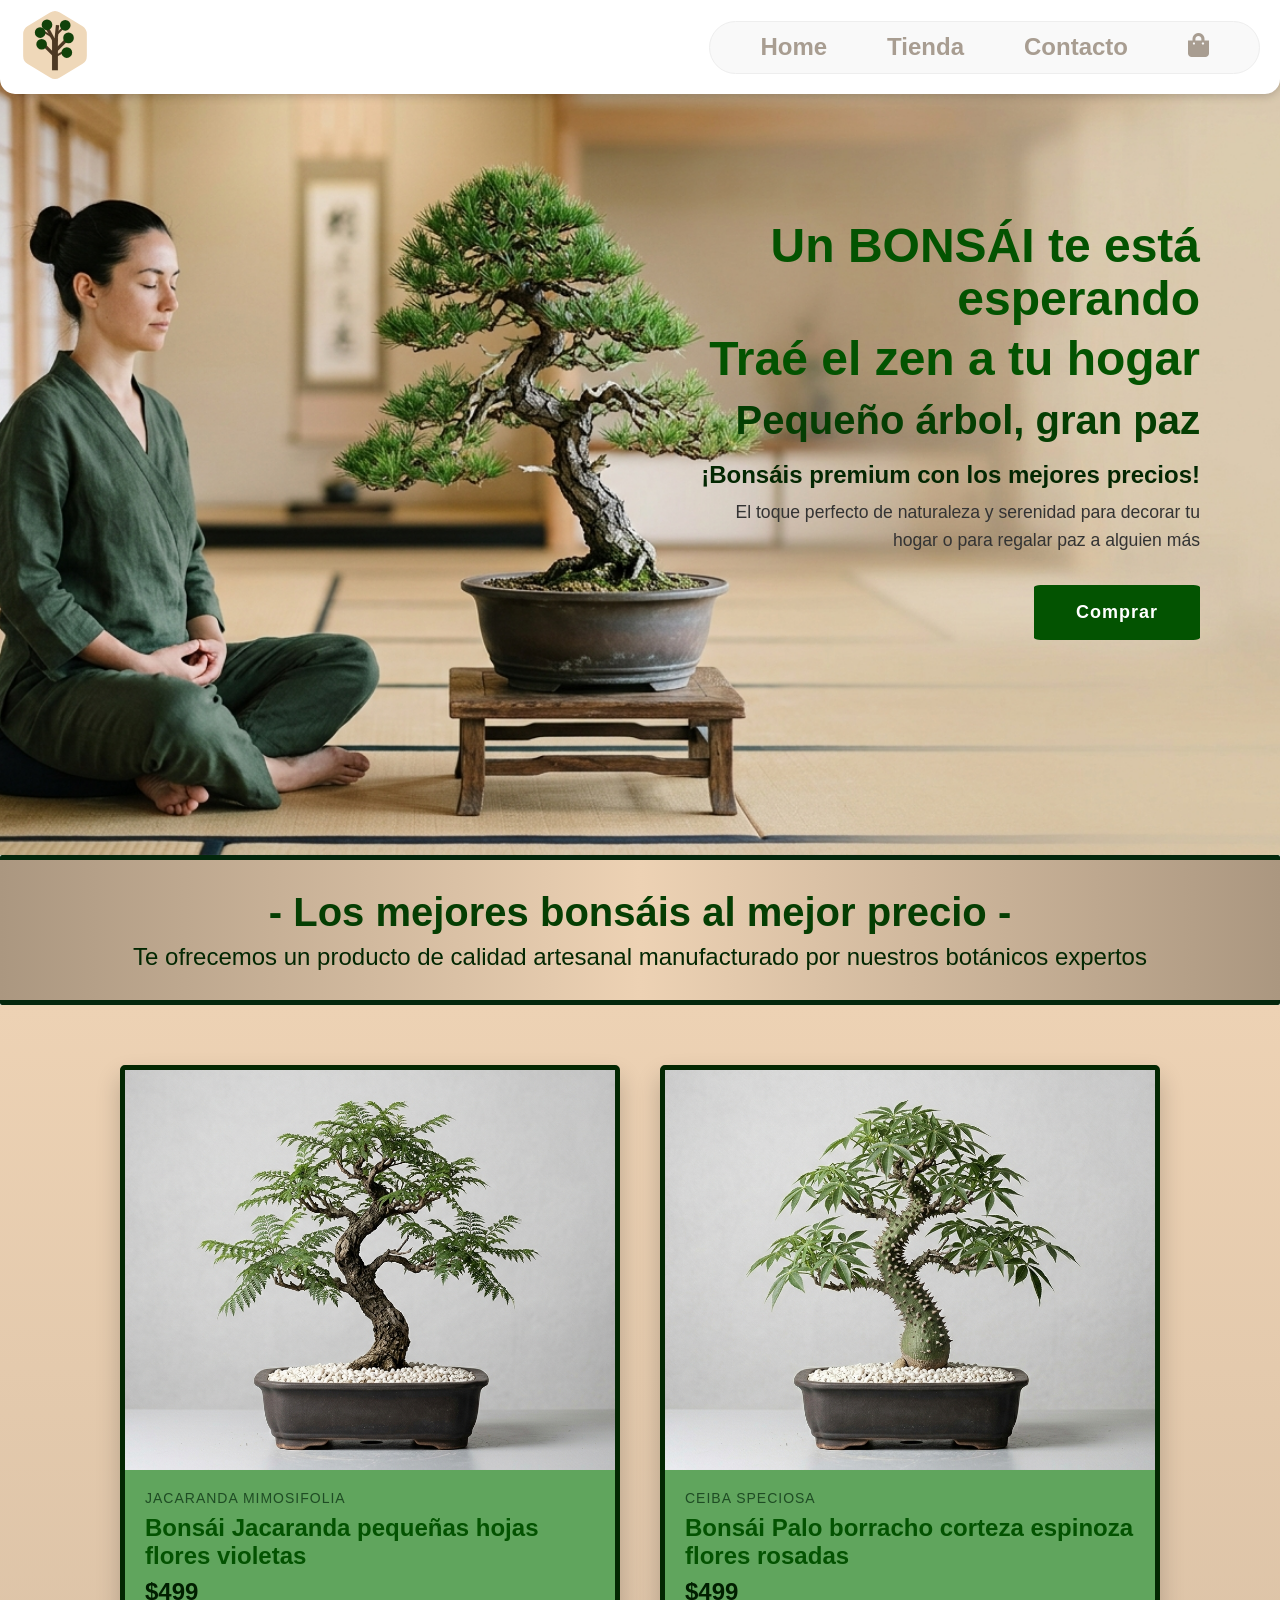
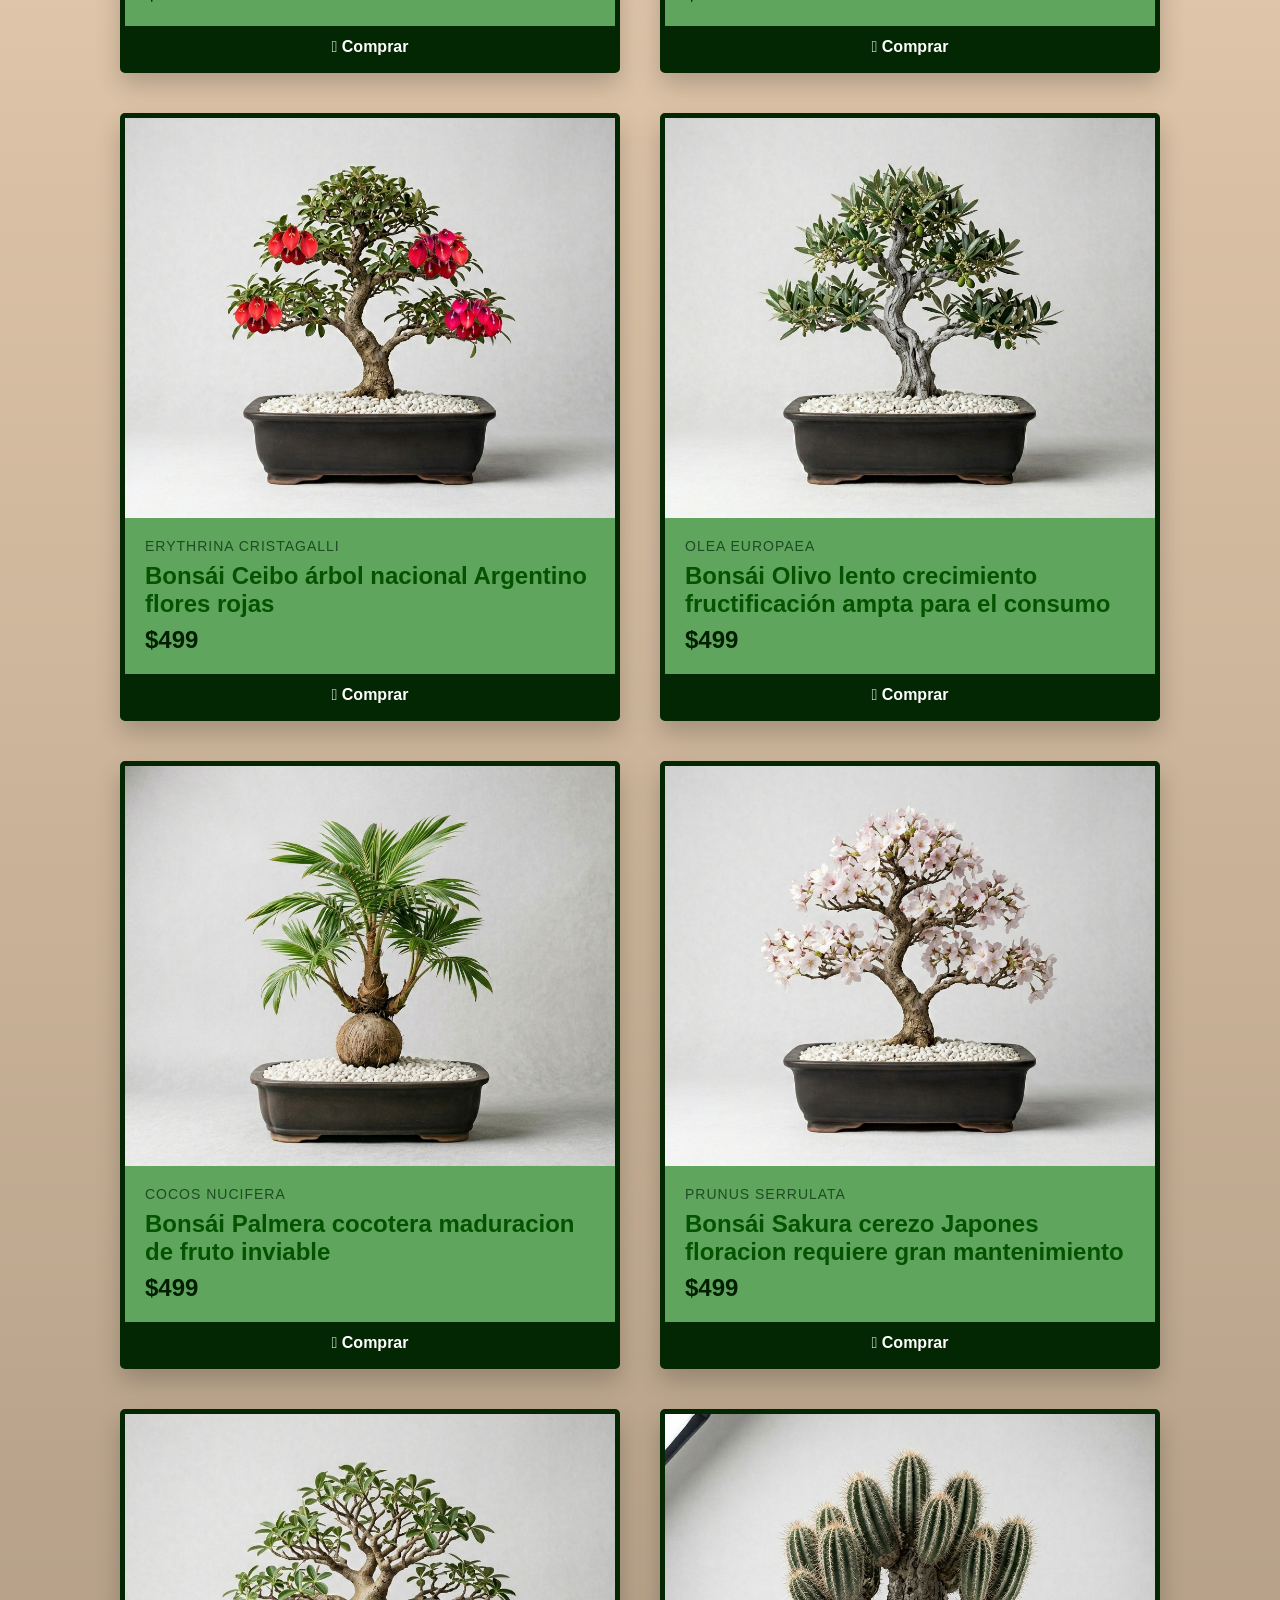
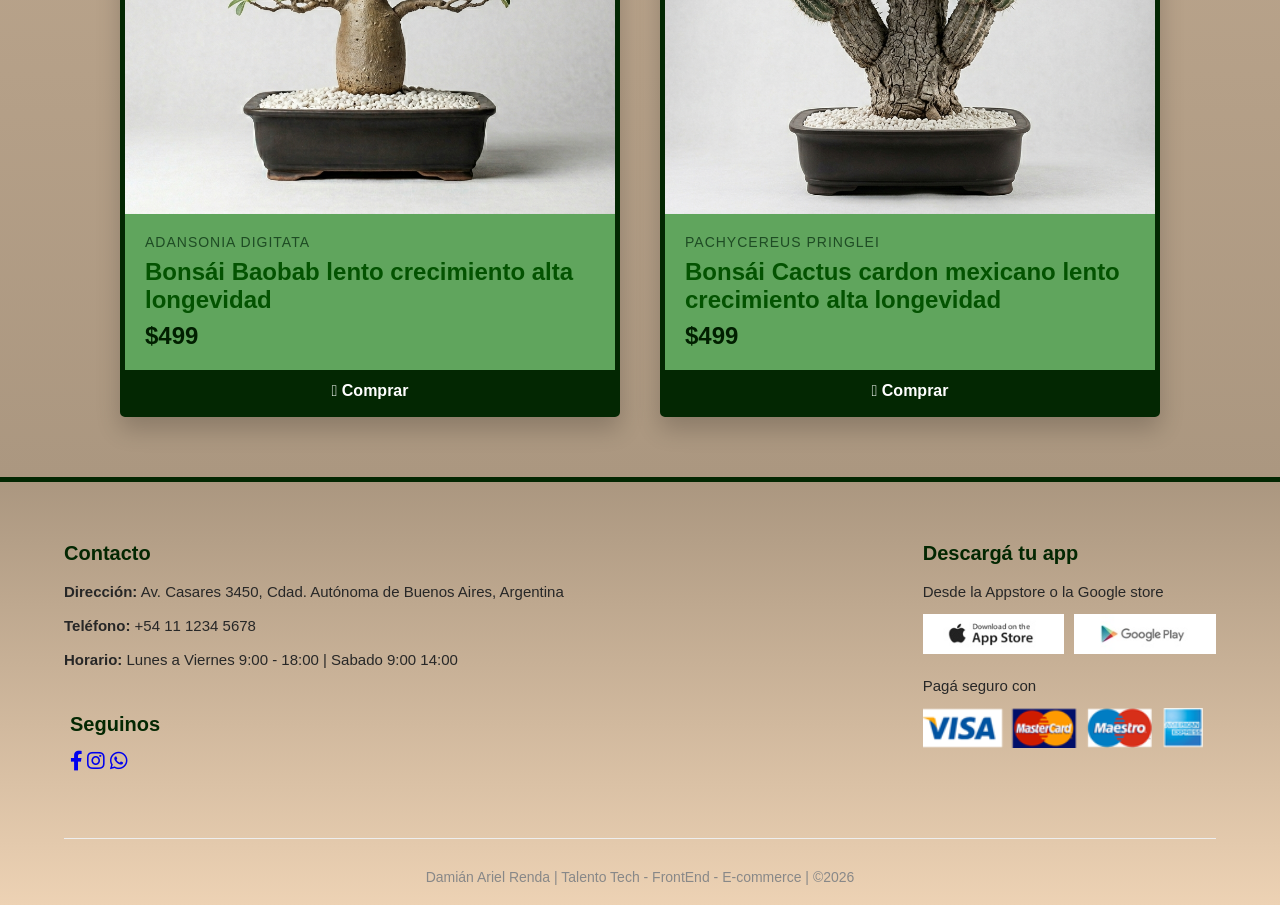
<file: index.html>
<!DOCTYPE html>
<html lang="es">
<head>
    <meta charset="UTF-8">
    <meta name="viewport" content="width=device-width, initial-scale=1.0">
    <title>Proyecto Front-End e-commerce</title>
    <link rel="stylesheet" href="style.css">
    <link rel="stylesheet" href="https://pro.fontawesome.com/releases/v5.10.0/css/all.css">
    <script src="script.js" defer></script>
    
</head>
<body>
    <header class="header">
        <a href="#">
            <img src="img/logo1.svg" alt="Logo principal e-commerce">
        </a>
        <nav>
            <ul id="navbar" class="navbar">
                <li class="close-container">
                    <a href="#" id="close" class="close">
                        <i class="far fa-times" aria-hidden="true"></i>
                    </a>
                </li>
                <li><a href="">Home</a></li>
                <li><a href="paginas/tienda.html">Tienda</a></li>
                <li><a href="paginas/contacto.html">Contacto</a></li>
                <li class="carrito-container">
                    <a href="paginas/carrito.html">
                        <i class="fa fa-shopping-bag" aria-hidden="true"></i>
                    </a>
                </li>
            </ul>
        </nav>

        <div id="bar" class="menu-ham">
            <a href="#">
                <i class="fa fa-bars" aria-hidden="true"></i>
            </a>
        </div>
    </header>

    <main>
        <section class="hero">
            <div class="hero-content">
                <h1>Un BONSÁI te está esperando</h1>
                <h1>Traé el zen a tu hogar</h1>
                <h2>Pequeño árbol, gran paz</h2>
                <h4>¡Bonsáis premium con los mejores precios!</h4>
                <p>El toque perfecto de naturaleza y serenidad para decorar tu hogar o para regalar paz a alguien más </p>
                <button id="btn-ir-tienda">Comprar</button>    
            </div>
        </section>

        <section class="titulo-productos">
            <h2>- Los mejores bonsáis al mejor precio -</h2>
            <p>Te ofrecemos un producto de calidad artesanal manufacturado por nuestros botánicos expertos</p>
        </section>

        <div class="contenedor-productos">
            <div class="producto">  
                <img class="img-producto" src="img/productos/bonsai-jacaranda.png" alt="Jacaranda">
                    <div class="producto-descripcion">
                        <span>Jacaranda mimosifolia</span>
                        <h5>Bonsái Jacaranda pequeñas hojas flores violetas</h5>
                        <h4>$499</h4>
                    </div>
                    <a href="paginas/tienda.html" class="carrito">
                        <i class="fal fa-shopping-cart"></i> Comprar
                    </a>

            </div>
            <div class="producto">  
                <img class="img-producto" src="img/productos/bonsai-paloborracho.png" alt="Palo borracho">
                    <div class="producto-descripcion">
                        <span>Ceiba speciosa</span>
                        <h5>Bonsái Palo borracho corteza espinoza flores rosadas</h5>
                        <h4>$499</h4>
                    </div>
                    <a href="paginas/tienda.html" class="carrito">
                        <i class="fal fa-shopping-cart"></i> Comprar
                    </a>

            </div>
            <div class="producto">  
                <img class="img-producto" src="img/productos/bonsai-ceibo.png" alt="Ceibo">
                    <div class="producto-descripcion">
                        <span>Erythrina cristagalli</span>
                        <h5>Bonsái Ceibo árbol nacional Argentino flores rojas</h5>
                        <h4>$499</h4>
                    </div>
                    <a href="paginas/tienda.html" class="carrito">
                        <i class="fal fa-shopping-cart"></i> Comprar
                    </a>

            </div>
            <div class="producto">  
                <img class="img-producto" src="img/productos/bonsai-olivo.png" alt="Olivo">
                    <div class="producto-descripcion">
                        <span>Olea europaea</span>
                        <h5>Bonsái Olivo lento crecimiento fructificación ampta para el consumo </h5>
                        <h4>$499</h4>
                    </div>
                    <a href="paginas/tienda.html" class="carrito">
                        <i class="fal fa-shopping-cart"></i> Comprar
                    </a>

            </div>
            <div class="producto">  
                <img class="img-producto" src="img/productos/bonsai-palmera.png" alt="Palmera">
                    <div class="producto-descripcion">
                        <span>Cocos nucifera</span>
                        <h5>Bonsái Palmera cocotera maduracion de fruto inviable </h5>
                        <h4>$499</h4>
                    </div>
                    <a href="paginas/tienda.html" class="carrito">
                        <i class="fal fa-shopping-cart"></i> Comprar
                    </a>

            </div>
            <div class="producto">  
                <img class="img-producto" src="img/productos/bonsai-cerezo.png" alt="Cerezo">
                    <div class="producto-descripcion">
                        <span>Prunus serrulata</span>
                        <h5>Bonsái Sakura cerezo Japones floracion requiere gran mantenimiento </h5>
                        <h4>$499</h4>
                    </div>
                    <a href="paginas/tienda.html" class="carrito">
                        <i class="fal fa-shopping-cart"></i> Comprar
                    </a>

            </div>
            <div class="producto">  
                <img class="img-producto" src="img/productos/bonsai-baobab.png" alt="Baobab">
                    <div class="producto-descripcion">
                        <span>Adansonia digitata</span>
                        <h5>Bonsái Baobab lento crecimiento alta longevidad </h5>
                        <h4>$499</h4>
                    </div>
                    <a href="paginas/tienda.html" class="carrito">
                        <i class="fal fa-shopping-cart"></i> Comprar
                    </a>

            </div>
            <div class="producto">  
                <img class="img-producto" src="img/productos/bonsai-cactus.png" alt="Cactus">
                    <div class="producto-descripcion">
                        <span>Pachycereus pringlei</span>
                        <h5>Bonsái Cactus cardon mexicano lento crecimiento alta longevidad </h5>
                        <h4>$499</h4>
                    </div>
                    <a href="paginas/tienda.html" class="carrito">
                        <i class="fal fa-shopping-cart"></i> Comprar
                    </a>

            </div>
        </div>

        <footer class="pie-pagina">
            <div class="columna-info">
                <div class="informacion">
                    <h3>Contacto</h3>
                
                <p><strong>Dirección:</strong> Av. Casares 3450, Cdad. Autónoma de Buenos Aires, Argentina</p>
                <p><strong>Teléfono:</strong> +54 11 1234 5678</p>
                <p><strong>Horario:</strong> Lunes a Viernes 9:00 - 18:00 | Sabado 9:00 14:00 </p>
                </div>
                <div class="redes">
                    <h3>Seguinos</h3>
                    <a href="#" class="btn-red-social"><i class="fab fa-facebook-f"></i></a>
                    <a href="#" class="btn-red-social"><i class="fab fa-instagram"></i></a>
                    <a href="#" class="btn-red-social"><i class="fab fa-whatsapp"></i></a>
                </div>
            </div>    
                <div class="pago">
                    <h3>Descargá tu app</h3>
                    <p>Desde la Appstore o la Google store</p>
                    <div class="img-app">
                    <img src="img/pay/app.jpg" alt="App Store">
                    <img src="img/pay/play.jpg" alt="Google Play">
                </div>
                <p>Pagá seguro con</p>
                <img class="img-pay" src="img/pay/pay.png" alt="Métodos de Pago">
                </div>

                <div class="copyright">Damián Ariel Renda | Talento Tech - FrontEnd - E-commerce | ©2026</div>





            

        </footer>
    </main>    
    
</body>
</html>
</file>
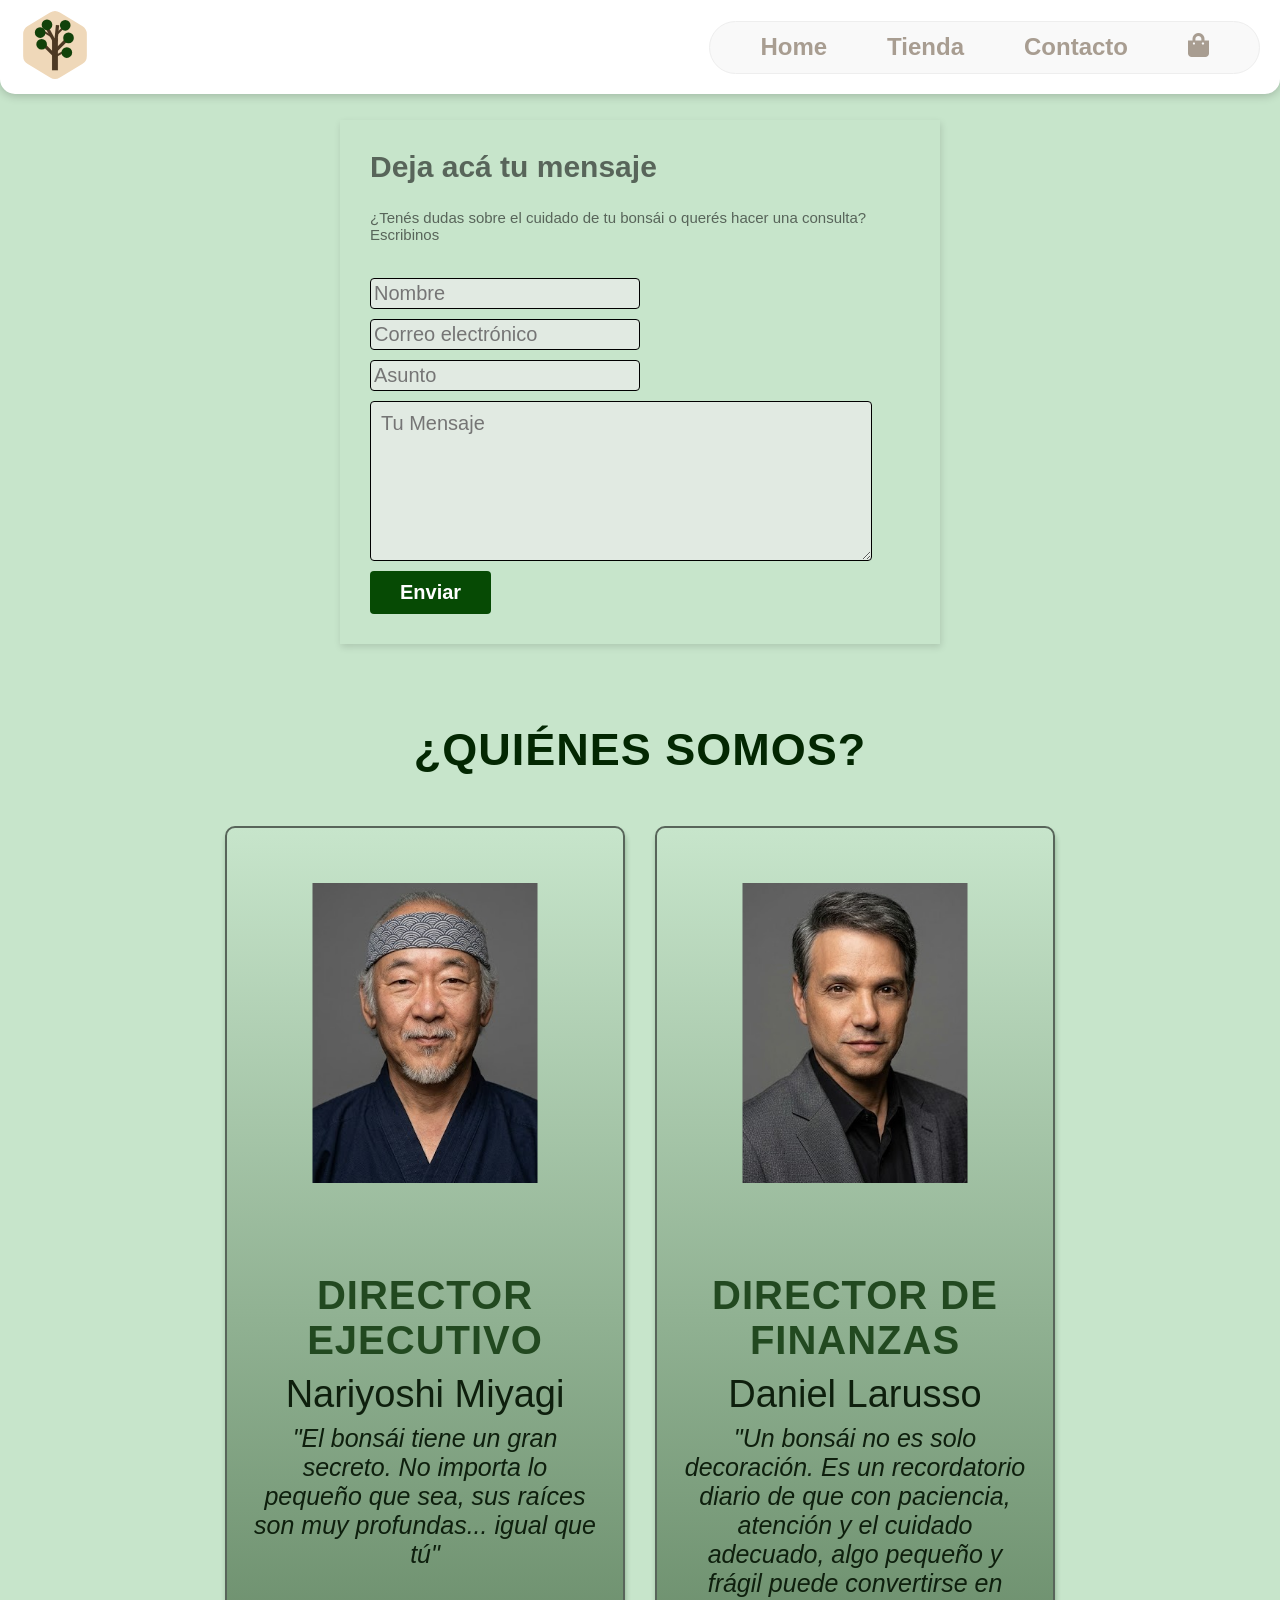
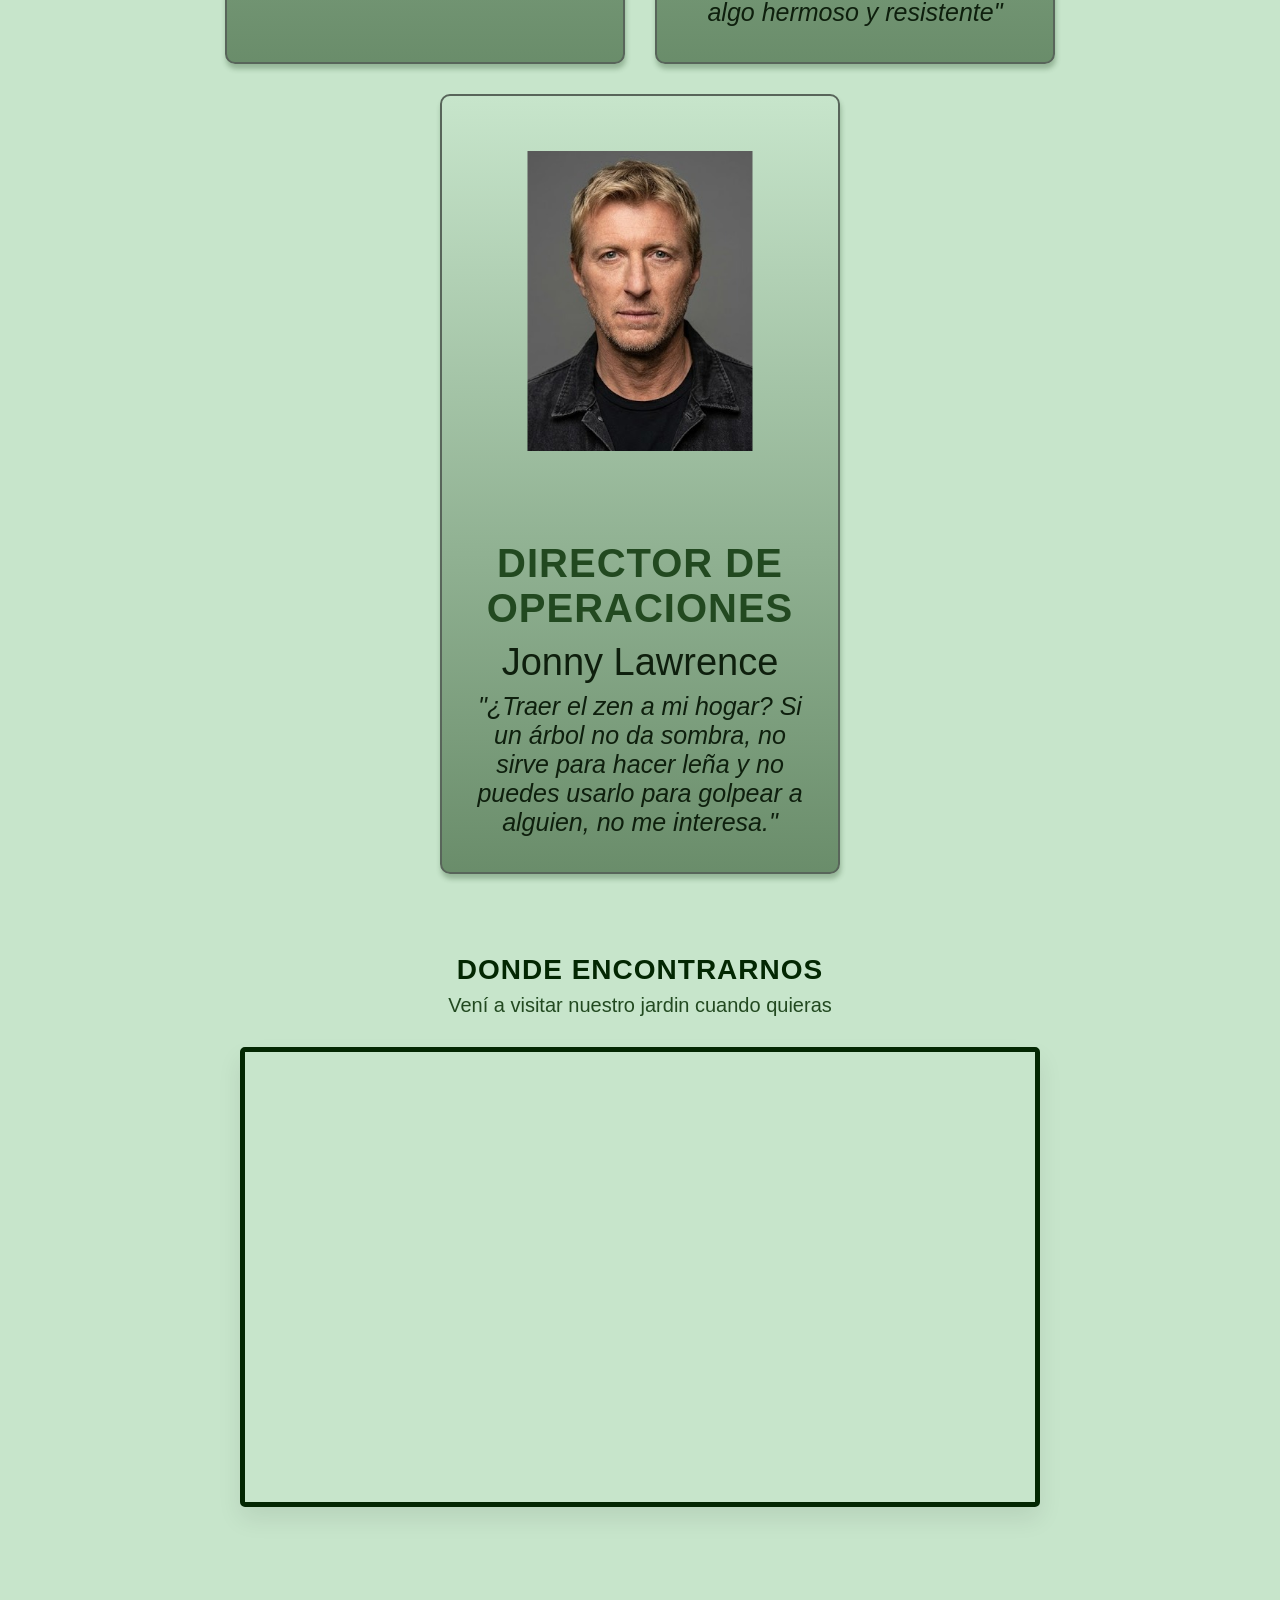
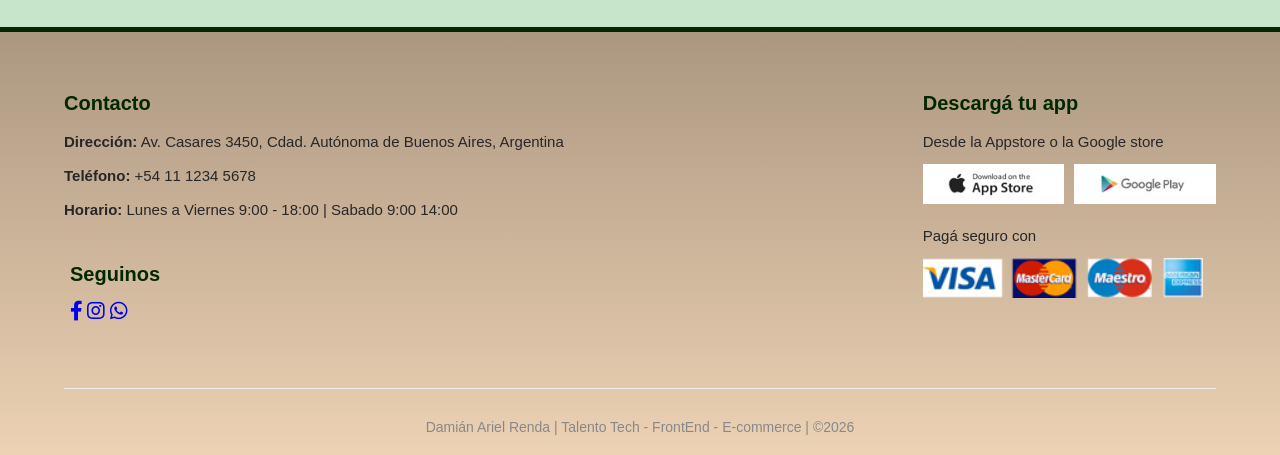
<file: paginas/contacto.html>
<!DOCTYPE html>
<html lang="es">
<head>
    <meta charset="UTF-8">
    <meta name="viewport" content="width=device-width, initial-scale=1.0">
    <title>Contacto</title>
    <link rel="stylesheet" href="../style.css">
    <link rel="stylesheet" href="../paginas/contacto-style.css">
    <link rel="stylesheet" href="https://pro.fontawesome.com/releases/v5.10.0/css/all.css">
    <script src="../script.js" defer></script>
</head>
<body>
    <header class="header">
        <a href="#">
            <img src="../img/logo1.svg" alt="Logo principal e-commerce">
        </a>
        <nav>
            <ul id="navbar" class="navbar">
                <li class="close-container">
                    <a href="#" id="close" class="close">
                        <i class="far fa-times" aria-hidden="true"></i>
                    </a>
                </li>
                <li><a href="../index.html">Home</a></li>
                <li><a href="../paginas/tienda.html">Tienda</a></li>
                <li><a href="#">Contacto</a></li>
                <li class="carrito-container">
                    <a href="paginas/carrito.html">
                        <i class="fa fa-shopping-bag" aria-hidden="true"></i>
                    </a>
                </li>
            </ul>
        </nav>

        <div id="bar" class="menu-ham">
            <a href="#">
                <i class="fa fa-bars" aria-hidden="true"></i>
            </a>
        </div>
    </header>

    <main>
        <div class="contiene-formulario">
            <h3>Deja acá tu mensaje</h3>
            <p>¿Tenés dudas sobre el cuidado de tu bonsái o querés hacer una consulta?<br> Escribinos</p>
        
            <form action="#" method="post" class="formulario-contacto">
                <div class="campo-formulario">
                    <input type="text" id="TuNombre" name="nombre" placeholder="Nombre">
                </div>
                <div class="campo-formulario">
                    <input type="text" id="tuCorreo" name="correo" placeholder="Correo electrónico">
                </div>
                <div class="campo-formulario">
                    <input type="text" id="TuAsunto" name="asunto" placeholder="Asunto">
                </div>
                <div class="mensaje-formulario">
                    <textarea name="mensaje" id="TuMensaje" cols="30" rows="6" placeholder="Tu Mensaje"></textarea>
                </div>
                <button class="enviar">Enviar</button>
            </form>
        </div>    
        <div class="contiene-personas">
            <div class="titulo-personas">
                <h2>¿quiénes somos?</h2>
            </div>
            <div class="persona">
                <div class="marco-img">
                    <img src="../img/personas/miyagi.jpg" alt="Foto CEO Sr Miyagi">
                </div>
                <h3>Director Ejecutivo</h3>
                <h4>Nariyoshi Miyagi</h4>
                <p>"El bonsái tiene un gran secreto. No importa lo pequeño que sea, sus raíces son muy profundas... igual que tú"  </p>
            </div>
            <div class="persona">
                <div class="marco-img">
                    <img src="../img/personas/larusso.jpg" alt="Foto CFO Daniel Larusso">
                </div>
                <h3>Director de Finanzas</h3>
                <h4>Daniel Larusso</h4>
                <p>"Un bonsái no es solo decoración. Es un recordatorio diario de que con paciencia, atención y el cuidado adecuado, algo pequeño y frágil puede convertirse en algo hermoso y resistente" </p>
            </div>
            <div class="persona">
                <div class="marco-img">
                    <img src="../img/personas/lawrence.jpg" alt="Foto COO Jonny Lawrence">
                </div>
                <h3>Director de Operaciones</h3>
                <h4>Jonny Lawrence</h4>
                <p>"¿Traer el zen a mi hogar? Si un árbol no da sombra, no sirve para hacer leña y no puedes usarlo para golpear a alguien, no me interesa."</p>
            </div>
        </div>
        <div class="contiene-mapa">
            <h3>Donde encontrarnos</h3>
            <p>Vení a visitar nuestro jardin cuando quieras</p>
            <div class="mapa">
                <iframe src="https://www.google.com/maps/embed?pb=!1m18!1m12!1m3!1d4513.6848861619965!2d-58.413150135242894!3d-34.57431521202828!2m3!1f0!2f0!3f0!3m2!1i1024!2i768!4f13.1!3m3!1m2!1s0x95bcb57a4147c5c7%3A0xfc930bf72fdf871f!2zSmFyZMOtbiBKYXBvbsOpcw!5e0!3m2!1ses-419!2sar!4v1779311199891!5m2!1ses-419!2sar" width="800" height="600" style="border:0;" allowfullscreen="" loading="lazy" referrerpolicy="no-referrer-when-downgrade"></iframe>
            </div>
        </div>
    </main>    
        <footer class="pie-pagina">
            <div class="columna-info">
                <div class="informacion">
                    <h3>Contacto</h3>
                
                <p><strong>Dirección:</strong> Av. Casares 3450, Cdad. Autónoma de Buenos Aires, Argentina</p>
                <p><strong>Teléfono:</strong> +54 11 1234 5678</p>
                <p><strong>Horario:</strong> Lunes a Viernes 9:00 - 18:00 | Sabado 9:00 14:00 </p>
                </div>
                <div class="redes">
                    <h3>Seguinos</h3>
                    <a href="#" class="btn-red-social"><i class="fab fa-facebook-f"></i></a>
                    <a href="#" class="btn-red-social"><i class="fab fa-instagram"></i></a>
                    <a href="#" class="btn-red-social"><i class="fab fa-whatsapp"></i></a>
                </div>
            </div>    
                <div class="pago">
                    <h3>Descargá tu app</h3>
                    <p>Desde la Appstore o la Google store</p>
                    <div class="img-app">
                    <img src="../img/pay/app.jpg" alt="App Store">
                    <img src="../img/pay/play.jpg" alt="Google Play">
                </div>
                <p>Pagá seguro con</p>
                <img class="img-pay" src="../img/pay/pay.png" alt="Métodos de Pago">
                </div>

                <div class="copyright">Damián Ariel Renda | Talento Tech - FrontEnd - E-commerce | ©2026</div>





            

        </footer>
    

</body>
</html>
</file>
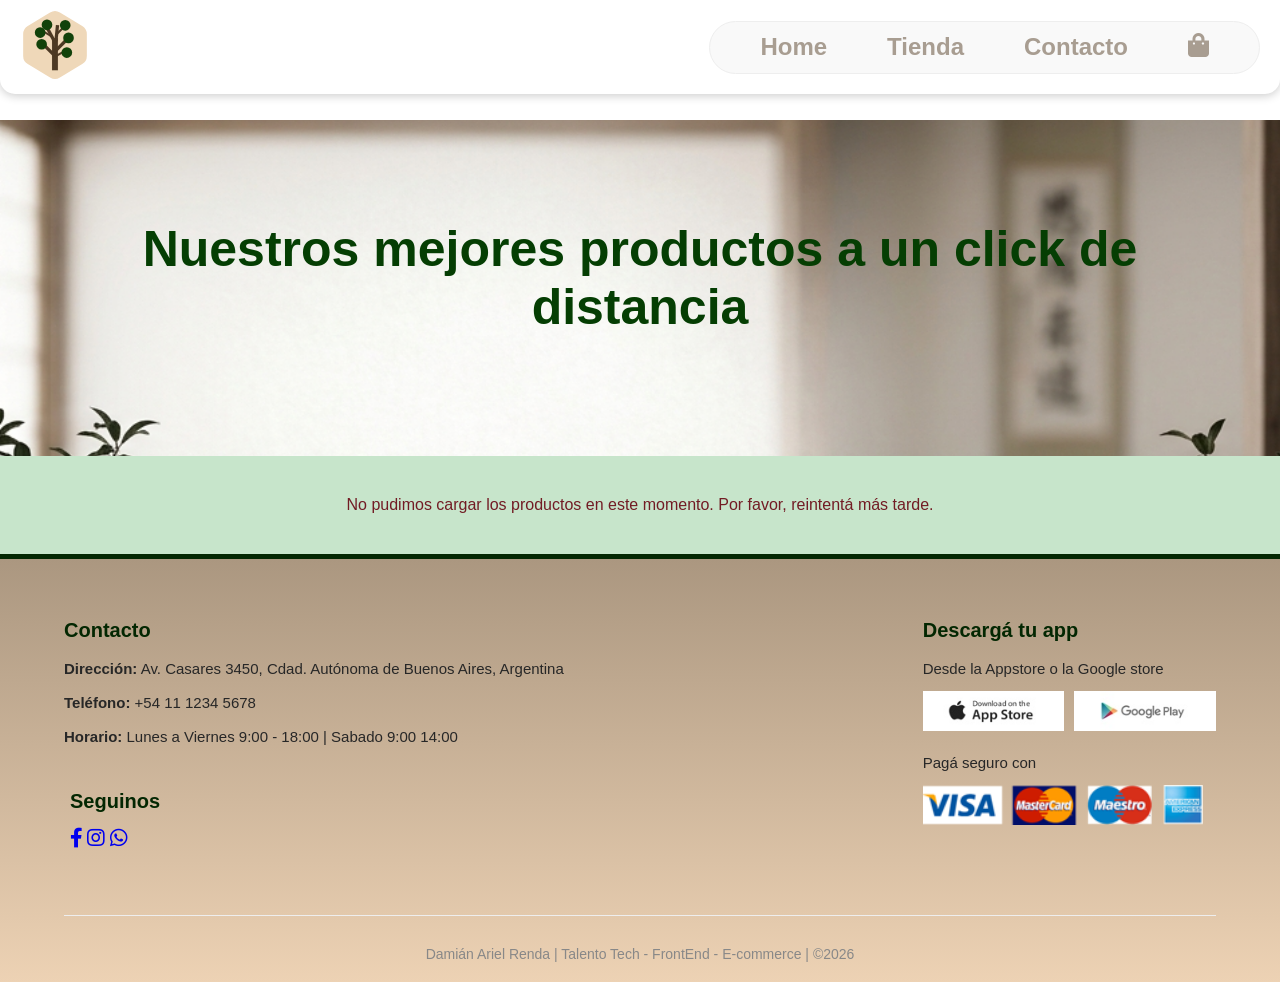
<file: paginas/tienda.html>
<!DOCTYPE html>
<html lang="en">
<head>
    <meta charset="UTF-8">
    <meta name="viewport" content="width=device-width, initial-scale=1.0">
    <title>Tienda</title>
    <link rel="stylesheet" href="../style.css">
    <link rel="stylesheet" href="../paginas/tienda-style.css">
    <link rel="stylesheet" href="https://pro.fontawesome.com/releases/v5.10.0/css/all.css">
    <script src="../script.js" defer></script>

</head>


<body>
    <header class="header">
        <a href="#">
            <img src="../img/logo1.svg" alt="Logo principal e-commerce">
        </a>
        <nav>
            <ul id="navbar" class="navbar">
                <li class="close-container">
                    <a href="#" id="close" class="close">
                        <i class="far fa-times" aria-hidden="true"></i>
                    </a>
                </li>
                <li><a href="../index.html">Home</a></li>
                <li><a href="#">Tienda</a></li>
                <li><a href="../paginas/contacto.html">Contacto</a></li>
                <li class="carrito-container">
                    <a href="carrito.html">
                        <i class="fa fa-shopping-bag" aria-hidden="true"></i>
                    </a>
                </li>
            </ul>
        </nav>

        <div id="bar" class="menu-ham">
            <a href="#">
                <i class="fa fa-bars" aria-hidden="true"></i>
            </a>
        </div>
    </header>
    <main class="tienda-titulo">
        <h1>Nuestros mejores productos a un click de distancia</h1>
        
        
        
    
    </main>
    <div class="tienda-fondo">
        <div id="contenedor-tienda" class="grilla-productos"></div>
    </div>
    
    <div id="carrito-lateral" class="carrito-lateral">
        <div class="carrito-header">
            <h3>Tu Carrito</h3>
            <a href="#" id="carrito-cerrar" class="carrito-cerrar">
                <i class="far fa-times"></i>
            </a>
        </div>

        <div id="carrito-items" class="carrito-items"></div>

        <div class="carrito-total">
            <div class="factura-contenedor">
                <h5>Resumen de Compra</h5>
                <div id="factura-resumen" class="factura-resumen"></div>
            </div>
            <hr class="linea-ticket">
            <h5 class="total-factura">
                <span>Total a Pagar:</span>
                <span id="precio-total">$0</span>
            </h5>
            <button class="btn-pagar" id="btn-proceder-pago">Proceder al pago</button>
        </div>
    </div>

    <footer class="pie-pagina">
            <div class="columna-info">
                <div class="informacion">
                    <h3>Contacto</h3>
                
                <p><strong>Dirección:</strong> Av. Casares 3450, Cdad. Autónoma de Buenos Aires, Argentina</p>
                <p><strong>Teléfono:</strong> +54 11 1234 5678</p>
                <p><strong>Horario:</strong> Lunes a Viernes 9:00 - 18:00 | Sabado 9:00 14:00 </p>
                </div>
                <div class="redes">
                    <h3>Seguinos</h3>
                    <a href="#" class="btn-red-social"><i class="fab fa-facebook-f"></i></a>
                    <a href="#" class="btn-red-social"><i class="fab fa-instagram"></i></a>
                    <a href="#" class="btn-red-social"><i class="fab fa-whatsapp"></i></a>
                </div>
            </div>    
                <div class="pago">
                    <h3>Descargá tu app</h3>
                    <p>Desde la Appstore o la Google store</p>
                    <div class="img-app">
                    <img src="../img/pay/app.jpg" alt="App Store">
                    <img src="../img/pay/play.jpg" alt="Google Play">
                </div>
                <p>Pagá seguro con</p>
                <img class="img-pay" src="../img/pay/pay.png" alt="Métodos de Pago">
                </div>

                <div class="copyright">Damián Ariel Renda | Talento Tech - FrontEnd - E-commerce | ©2026</div>

        </footer>
        
</body>
</html>
</file>
<file: style.css>
/*RESET GENERAL--------------------------------------------------------------------------------------------------*/

*{
    margin: 0;
    padding: 0;
    box-sizing: border-box;
    font-family: "Spartan", sans-serif;
}

html{
    scroll-behavior: smooth;
}

/* BARRA DE NAVEGACION Y LOGO ---------------------------------------------------------------------------------*/
.header{
    background-color: #ffffff;
    display: flex;
    justify-content: space-between; 
    align-items: center; 
    padding: 10px 20px;
    box-shadow: 0 2px 10px rgba(0,0,0,0.2); 
    position: absolute; 
    top: 0;
    left: 0;
    width: 100%;
    z-index: 1000;
    border-bottom-right-radius: 15px;
    border-bottom-left-radius: 15px;
}

.header img{ 
    height: 70px;
    width: auto;
}

.navbar i{
    height: 30px;
    width: auto;
}

.navbar{
    display: flex;
    align-items: center;
    justify-content: center;
    background-color: #f9f9f9; 
    padding: 10px 20px; 
    border-radius: 50px; 
    border: 1px solid #eeeeee;
}

.navbar li{
    list-style: none;
    padding: 0 30px;
}

.navbar a{
    text-decoration: none;
    font-size: 24px;
    font-weight: 600;
    color: rgb(168, 157, 145);
    transition: 0.3s ease;
}

.navbar a:hover{
    color: rgb(116, 109, 104);
}

/* PORTADA Y PRODUCTOS -------------------------------------------------------------------------------------- */

.hero{
    background-image: url(img/hero1.png);
    display: flex;
    align-items: center;
    justify-content: flex-end;
    height: 95vh;
    width: 100%;
    background-size: cover;
    background-position: top 5% center;
    padding: 0 80px;
    /*margin-bottom: 40px;*/
}

.hero .hero-content{
     width: 50%;
     display: flex;
     flex-direction: column;
     align-items: flex-end;
     text-align: right;
     z-index: 1; 
}

.hero .hero-content h1{
    color: rgb(3, 83, 1);
    margin: 5px 0;
    line-height: 1.1;
    font-size: 3rem;
    margin-bottom: 2px;
}

.hero .hero-content h2{
    color: rgb(5, 62, 3);
    margin: 5px 0;
    line-height: 1.1;
    font-size: 2.5rem;
    margin-top: 10px;
    margin-bottom: 10px;
}

.hero .hero-content h4{
    color: rgb(3, 39, 2);
    margin: 5px 0;
    line-height: 1.1;
    font-size: 1.5rem;
    max-width: 600px;
    margin-top: 10px;
    margin-bottom: 10px;

}

.hero .hero-content p{
    color: #333;
    font-size: 1.1rem;
    line-height: 1.6;
    max-width: 500px;
    margin-bottom: 30px;
    padding: 0;
}

.hero .hero-content button{
    background-color: rgb(3, 83, 1);
    color: white;
    padding: 15px 40px;
    font-size: 18px;
    font-weight: 600;
    letter-spacing: 1px;

    border: 2px solid rgb(3, 83, 1);
    border-radius: 4%;
    cursor: pointer;
    transition: all 0.3s ease;
}

.hero .hero-content button:hover{
    background-color: rgb(4, 115, 2); 
    color: rgb(1, 49, 0); 
    transform: translateY(-3px);
    box-shadow: 0 10px 20px rgba(0, 0, 0, 0.1);
}

.titulo-productos{
    background-image: linear-gradient(to right,rgb(171, 151, 128), rgb(237, 210, 180), rgb(171, 151, 128));
    background-size: 100%;
    text-align: center;
    border-top: 5px solid rgb(3, 39, 12);
    border-bottom: 5px solid rgb(3, 39, 12);
    border-radius: 2px;
    padding: 20px;

}

.titulo-productos h2{
     color: rgb(5, 62, 3);
    margin: 5px 0;
    line-height: 1.1;
    font-size: 2.5rem;
    margin-top: 10px;
    margin-bottom: 10px;
}

.titulo-productos p{
    color: rgb(3, 39, 2);
    text-align: center;
    margin: 5px 0;
    line-height: 1.1;
    font-size: 1.5rem;
    margin: 10px auto;
}    

.contenedor-productos{
    display: flex;
    flex-wrap: wrap;
    justify-content: center;
    gap: 40px;
    padding: 60px 5%;
    background-image: linear-gradient(to bottom, rgb(237, 210, 180), rgb(171, 151, 128));
}

.producto{
    background-color:rgb(96, 165, 93);
    border: 5px solid rgb(3, 39, 2);
    border-radius: 5px;
    overflow: hidden;
    display: flex;
    flex-direction: column;
    width: 500px;
    box-shadow: 0 12px 24px rgba(0,0,0,0.2);
    transition: box-shadow 0.3s ease, border-color 0.3s ease;
    cursor: pointer;
}

.producto:hover{
    box-shadow: 12px 12px 24px rgba(0,0,0,0.4);
    border-color: rgb(3, 39, 12);
}

.producto .img-producto{
    width: 100%;
    height: 400px;
    object-fit: cover;

}

.producto .producto-descripcion{
    text-align: left;
    padding: 20px;
    display: flex;
    flex-direction: column;
    gap: 8px;
    flex-grow: 1;
}

.producto .producto-descripcion span{
    color: rgb(3, 39, 12);
    font-size: 14px;
    font-weight: 500;
    text-transform: uppercase;
    letter-spacing: 1px;
    opacity: 0.7;
}

.producto .producto-descripcion h5{
    color: rgb(3, 83, 1);
    font-size: 24px;
    font-weight: 700;
    margin-top: auto;
}

.producto .producto-descripcion h4{
    color: rgb(1, 31, 0);
    font-size: 24px;
    font-weight: 700;
    margin-top: auto;
}

.producto .carrito{
    text-decoration: none;
    background-color: rgb(3, 39, 2); 
    color: white;
    text-align: center;
    padding: 12px 0;
    font-size: 16px;
    font-weight: 600;
    transition: background-color 0.3s ease;
    border-bottom-left-radius: 0px; 
    border-bottom-right-radius: 0px;
    cursor: pointer;
}

.producto .carrito:hover{
    background-color: rgb(3, 83, 1);
}

/* FOOTER -------------------------------------------------------------------*/ 

.pie-pagina{
    background-image: linear-gradient(to bottom,rgb(171, 151, 128), rgb(237, 210, 180));
    padding: 60px 5% 20px 5%;
    border-top: 5px solid rgb(3, 39, 2);
    display: flex;
    flex-wrap: wrap;
    justify-content: space-between;
    gap: 40px;
    width: 100%;
}

.pie-pagina .columna-info{
    display: flex;
    flex-direction: column;
    gap: 25px;
    max-width: 45%;
}

.pie-pagina .redes{
    padding: 6px;
}

.pie-pagina .pago{
    display: flex;
    flex-direction: column;
    align-items: flex-start;
    max-width: 45%;
}

.pie-pagina h3{
    color: rgb(3, 39, 2);
    font-size: 20px;
    margin-bottom: 15px;
}

.pie-pagina p{
    color: #272727;
    font-size: 15px;
    line-height: 1.6;
    margin-bottom: 10px;
}

.pie-pagina .pago .img-app {
    display: flex;
    gap: 10px;
    margin-bottom: 20px;
}

.pie-pagina .pago .img-app img {
    height: 40px; 
    width: auto;
}

.pie-pagina .pago .img-pay{
    height: 40px;
    width: auto;
}

.pie-pagina .copyright{
    width: 100%;
    text-align: center;
    padding-top: 30px;
    margin-top: 20px;
    border-top: 1px solid #eeeeee;
    color: #888888;
    font-size: 14px;
}

.pie-pagina .redes i{
   font-size: 20px;
}

/* ================================================================================= */
/* MEDIA QUERIES: INDEX PRINCIPAL (TABLET Y CELULAR)                                 */
/* ================================================================================= */

/* --- DISPOSITIVOS MEDIANOS (TABLETS - Menor a 992px) --- */
@media (max-width: 992px) {
    .header {
        padding: 10px 15px;
    }
    
    .navbar li {
        padding: 0 15px; /* Reducimos aire entre enlaces para que no se amontone */
    }
    
    .navbar a {
        font-size: 18px; /* Texto levemente más pequeño */
    }

    .hero {
        padding: 0 40px;
        background-position: top 5% right 25%; /* Ajustamos fondo para centrar árboles */
    }

    .hero .hero-content {
        width: 70%; /* Le damos más espacio al texto de portada */
    }

    .hero .hero-content h1 { font-size: 2.5rem; }
    .hero .hero-content h2 { font-size: 2rem; }

    .producto {
        width: 45%; /* En tablet se acomodan perfectamente de a dos por fila */
    }
}

/* --- DISPOSITIVOS CHICOS (CELULARES - Menor a 576px) --- */
@media (max-width: 576px) {
    /* Ocultamos los links de texto y dejamos visibles los íconos (Hamburguesa y Carrito) */
   /*.navbar li:not(.carrito-container):not(.menu-ham) {
        display: none; 
    }*/
    
    .navbar {
        padding: 5px 15px;
    }

    .navbar li {
        padding: 0 10px;
    }

    .hero {
        justify-content: center; /* Centramos el texto en pantallas móviles */
        padding: 0 20px;
        height: 80vh; /* Bajamos la altura para que sea cómodo de scrollear */
    }

    .hero .hero-content {
        width: 100%;
        align-items: center;
        text-align: center;
    }

    .hero .hero-content h1 { font-size: 2rem; }
    .hero .hero-content h2 { font-size: 1.6rem; }
    .hero .hero-content h4 { font-size: 1.2rem; }
    .hero .hero-content p { font-size: 1rem; }

    .titulo-productos h2 { font-size: 1.8rem; }
    .titulo-productos p { font-size: 1.1rem; }

    .contenedor-productos {
        padding: 40px 15px;
        gap: 25px;
    }

    .producto {
        width: 100%; /* Tarjetas al 100% del ancho del teléfono en una sola fila */
    }

    .producto .img-producto {
        height: 280px; /* Reducimos alto de foto de producto para mobile */
    }

    /* Adaptación del pie de página */
    .pie-pagina {
        flex-direction: column;
        padding: 40px 20px 20px 20px;
        gap: 30px;
    }

    .pie-pagina .columna-info,
    .pie-pagina .pago {
        max-width: 100%; /* Ocupan todo el ancho, apilándose hacia abajo */
    }
}


/*CAMBIOS PARA ENTREGHA FINAL--------------------------------------------------------------------------------------------------*/

#bar, .close-container {
    display: none;
}

/* Todo lo que tiene que pasar SOLO en pantallas de celular/tablet (menos de 768px) */
@media (max-width: 768px) {
    
    #bar {
        display: block;
        cursor: pointer;
        font-size: 24px;
        color: rgb(168, 157, 145);
    }
    
    .close-container {
        display: block;
        position: absolute;
        top: 20px;
        right: 20px;
    }

    .navbar {
        position: fixed;
        top: 0;
        right: -300px; /* Se esconde solo en pantallas menores a 768px */
        width: 300px;
        height: 100vh;
        background-color: #ffffff;
        display: flex;
        flex-direction: column;
        justify-content: flex-start;
        align-items: flex-start;
        padding-top: 80px; /* Espacio para que la cruz no tape los links */
        border-radius: 0;  /* Sacamos el formato de óvalo en celular */
        border: none;
        box-shadow: -5px 0 15px rgba(0,0,0,0.1);
        transition: 0.3s ease;
        z-index: 999;
    }

    .navbar li {
        padding: 15px 30px; /* Los acomodamos uno abajo del otro con aire */
        width: 100%;
    }

    /* 🌟 Corregido: "active" con 'c'. Esta es la clase que mete JS */
    .navbar.active {
        right: 0; 
    }
} /* 🌟 IMPORTANTE: Esta llave cierra el @media y protege el diseño de PC */
</file>
<file: paginas/contacto-style.css>
/* RESET GENERAL ----------------------------------------*/
*{
    margin: 0;
    padding: 0;
    box-sizing: border-box;
    font-family: "Spartan", sans-serif;
}

html{
    scroll-behavior: smooth;
}

main{
    display: flex;
    flex-direction: column;
    align-items: center;
    gap: 80px;
    padding: 120px 5% 60px 5%; /* Aumentamos padding superior para que el header absolute no tape el formulario */
    background-color: rgb(199, 229, 203);
}

/* FORMULARIO --------------------------------------------------------------------------------*/

.contiene-formulario{
    width: 100%;
    max-width: 600px;
    background-color: rgb(199, 229, 203);
    padding: 30px;
    border: transparent;
    box-shadow: 1px 3px 7px rgba(0,0,0,0.13);
    display: flex;
    flex-direction: column;
    align-items: flex-start;
    gap: 10px;
}

.contiene-formulario h3{
    color: rgb(88, 101, 90);
    font-size: 30px;
    margin-bottom: 15px;
}

.contiene-formulario p{
    color: rgb(88, 101, 90);
    font-size: 15px;
    margin-bottom: 25px;
}

.formulario-contacto{
    width: 100%;
    display: flex;
    flex-direction: column;
    align-items: flex-start;
    gap: 10px;
}

.formulario-contacto .campo-formulario,
.formulario-contacto .mensaje-formulario {
    width: 100%; 
    padding: 0;
    border: none;
    box-shadow: none;
    background: none;
    display: flex;
    flex-direction: column;
    align-items: flex-start;
}

.formulario-contacto input{
    width: 50%;
    max-width: 400px;
    padding: 3px 3px;
    border: 1px solid black;
    border-radius: 4px;
    font-size: 20px;
    background-color: rgb(225, 234, 226);
    outline: none;
    transition: all 0.3s ease;
}

.formulario-contacto textarea{
    width: 93%;
    max-height: 200px;
    padding: 10px;
    border: 1px solid black;
    border-radius: 4px;
    font-size: 20px;
    background-color: rgb(225, 234, 226);
    outline: none;
    transition: all 0.3s ease;
    resize: vertical;
}

.formulario-contacto input:focus,
.formulario-contacto textarea:focus {
    border-color: rgb(3, 39, 2);
    background-color: whitesmoke;
    box-shadow: 1px 1px 5px rgba(3, 83, 1, 0.1);
}    

.formulario-contacto .enviar{
    background-color: rgb(6, 74, 4);
    color: white;
    border: none;
    padding: 10px 30px; 
    font-size: 20px;
    font-weight: 600;
    border-radius: 4px;
    cursor: pointer;
    align-self: flex-start; 
    transition: background-color 0.3s ease, transform 0.2s ease;
}

.formulario-contacto .enviar:hover{
    background-color: rgb(88, 101, 90);
}

.formulario-contacto .enviar:active{
    transform: scale(0.98);
}

/* TARJETAS EMPLEADOS ---------------------------------------------------------------------------------*/

.contiene-personas {
    display: flex;
    flex-direction: row; 
    flex-wrap: wrap;     
    justify-content: center; 
    gap: 30px;          
    width: 100%;
    max-width: 1200px;   
    margin: 0 auto;
}

.contiene-personas .titulo-personas {
    width: 100%;        
    text-align: center; 
    margin-bottom: 20px; 
    font-size: 30px;
    color: rgb(3, 39, 2);
    text-transform: uppercase;
    letter-spacing: 1px;
}

.persona{
    background-image: linear-gradient(to bottom, rgb(199, 229, 203),rgba(34, 73, 32, 0.565));
    border: 2px solid rgb(88, 101, 90);
    border-radius: 10px;
    width: 400px;
    display: flex;
    flex-direction: column;
    align-items: center;
    text-align: center;
    padding: 35px 25px;
    box-shadow: 1px 5px 5px rgba(34, 73, 32, 0.3);
    transition: box-shadow 0.3s ease;
}

.persona:hover{
    box-shadow: 5px 10px 10px rgba(34, 73, 32, 0.8);
}

.persona .marco-img{
    width: 250px;
    height: 400px;
    clip-path: inset(5% 5% 20% 5%);
    overflow: hidden;
}

.persona .marco-img img{
    width: 100%;
    height: 100%;
    object-fit: cover;
}

.persona h3{
    color: rgb(34, 73, 32);
    font-size: 40px;
    font-weight: 600;
    margin-top: 10px;
    text-transform: uppercase;
    letter-spacing: 1px;
    margin-bottom: 10px;
}

.persona h4{
    color: rgb(14, 31, 13);
    font-size: 38px;
    font-weight: 300;
    margin-bottom: 8px;
}

.persona p{
    color: rgb(14, 31, 13);
    font-size: 25px;
    font-weight: 100;
    font-style: italic;
}

/* MAPA ----------------------------------------------------------------------------*/

.contiene-mapa{
    display: flex;
    flex-direction: column;
    align-items: center;
    text-align: center;
    width: 100%;
    max-width: 1200px;
    margin: 0 auto;
    padding-bottom: 60px;
}

.contiene-mapa h3 {
    color: rgb(3, 39, 2);
    font-size: 28px;
    text-transform: uppercase;
    letter-spacing: 1px;
    margin-bottom: 8px;
}

.contiene-mapa p {
    color: rgb(34, 73, 32);
    font-size: 20px;
    margin-bottom: 30px;
}

.contiene-mapa .mapa {
    width: 100%;
    max-width: 800px; 
    border: 5px solid rgb(3, 39, 2); 
    border-radius: 5px; 
    overflow: hidden; 
    box-shadow: 0 12px 24px rgba(0, 0, 0, 0.08); 
    line-height: 0;
}

.contiene-mapa .mapa iframe {
    width: 100% !important; 
    height: 450px; 
    border: 0;
}

/* FOOTER (Heredado de main, forzado al 100% de la pantalla de contacto) ----------*/
.pie-pagina {
    background-image: linear-gradient(to bottom,rgb(171, 151, 128), rgb(237, 210, 180));
    padding: 60px 5% 20px 5%;
    border-top: 5px solid rgb(3, 39, 2);
    display: flex;
    flex-wrap: wrap;
    justify-content: space-between;
    gap: 40px;
    width: 100%; /* Arreglo definitivo: Ahora sí toma el ancho total de pantalla */
}

.pie-pagina .columna-info {
    display: flex;
    flex-direction: column;
    gap: 25px;
    max-width: 45%;
}

.pie-pagina .redes { padding: 6px; }
.pie-pagina .redes i { font-size: 20px; }

.pie-pagina .pago {
    display: flex;
    flex-direction: column;
    align-items: flex-start;
    max-width: 45%;
}

.pie-pagina h3 {
    color: rgb(3, 39, 2);
    font-size: 20px;
    margin-bottom: 15px;
}

.pie-pagina p {
    color: #272727;
    font-size: 15px;
    line-height: 1.6;
    margin-bottom: 10px;
}

.pie-pagina .pago .img-app {
    display: flex;
    gap: 10px;
    margin-bottom: 20px;
}

.pie-pagina .pago .img-app img { height: 40px; width: auto; }
.pie-pagina .pago .img-pay { height: 40px; width: auto; }

.pie-pagina .copyright {
    width: 100%;
    text-align: center;
    padding-top: 30px;
    margin-top: 20px;
    border-top: 1px solid #eeeeee;
    color: #888888;
    font-size: 14px;
}

/* ================================================================================= */
/* MEDIA QUERIES: PÁGINA DE CONTACTO (TABLET Y CELULAR)                             */
/* ================================================================================= */

/* --- DISPOSITIVOS MEDIANOS (TABLETS - Menor a 992px) --- */
@media (max-width: 992px) {
    main {
        padding: 110px 4% 40px 4%;
        gap: 60px;
    }

    .contiene-formulario {
        max-width: 90%; /* Se ensancha un poco para aprovechar la pantalla */
    }

    .formulario-contacto input {
        width: 70%; /* Damos más rango a los inputs en tablets */
    }

    .persona {
        width: 45%; /* Se acomodan de a dos por fila de forma equilibrada */
    }
}

/* --- DISPOSITIVOS CHICOS (CELULARES - Menor a 768px / 576px) --- */
@media (max-width: 768px) {
    .contiene-mapa .mapa iframe {
        height: 300px; /* Reducción de alto nativa que tenías */
    }
    .contiene-mapa h3 {
        font-size: 24px; 
    }
}

@media (max-width: 576px) {
    main {
        padding: 100px 15px 30px 15px;
        gap: 50px;
    }

    .contiene-formulario {
        max-width: 100%;
        padding: 20px 15px;
    }

    .contiene-formulario h3 { font-size: 24px; }
    
    .formulario-contacto input {
        width: 100%; /* Inputs al 100% en pantallas móviles */
        max-width: 100%;
    }

    .formulario-contacto textarea {
        width: 100%; /* Textarea toma todo el bloque sin desbordar */
    }

    .contiene-personas .titulo-personas {
        font-size: 24px;
    }

    .persona {
        width: 100%; /* Cada tarjeta de staff ocupa toda la fila hacia abajo */
        padding: 25px 15px;
    }

    .persona .marco-img {
        width: 100%;
        max-width: 220px;
        height: 300px; /* Fotos más equilibradas para verticalidad de celulares */
    }

    .persona h3 { font-size: 26px; }
    .persona h4 { font-size: 24px; }
    .persona p { font-size: 18px; }

    .contiene-mapa p { font-size: 16px; }

    /* Footer adaptado a móviles */
    .pie-pagina {
        flex-direction: column;
        padding: 40px 20px 20px 20px;
        gap: 30px;
    }

    .pie-pagina .columna-info,
    .pie-pagina .pago {
        max-width: 100%;
    }
}
</file>
<file: paginas/tienda-style.css>
/*CSS PARA PAGINA DE TIENDA-----------------------------------------------------------------------------------------------*/

.grilla-productos {
    display: grid;
    grid-template-columns: repeat(auto-fit, minmax(300px, 1fr));
    gap: 80px;
    padding: 40px 5%;
    max-width: 1200px;
    margin: 0 auto;
}

.tienda-fondo{
    background-color: rgb(199, 229, 203);
}

.tienda-titulo {
    margin-top: 120px; 
    text-align: center;
    background-image: url(../img/banner-tienda.png);
    background-size: cover;
    background-position: center;
    background-attachment: fixed;
    padding: 100px 5%;
}

.tienda-titulo h1 {
    color: rgb(5, 62, 3);
    font-size: 50px;
    margin-bottom: 20px;
    padding: 0 10px;
}

/* CSS PARA EL EFECTO DESCRIPCION EN LAS TARJETAS -------------------------------------------------------------------------------------*/

.producto .descripcion-larga {
    display: none;
    padding: 30px 20px;       
    text-align: center;       
    background-color: rgba(255, 255, 255, 0.95);
    border-radius: 4px;
    margin: 15px;
    height: 100%;             
}


.producto .descripcion-larga h5 {
    color: #1c3d27;           
    font-size: 1.2rem;        
    font-weight: 600;
    text-transform: uppercase;
    letter-spacing: 2px;      
    margin-bottom: 15px;
}

/* El cuerpo del texto descriptivo */
.producto .descripcion-larga p {
    font-size: 1.1rem;        
    color: #444444;           
    line-height: 1.6;         
    font-style: italic;       
    max-width: 90%;           
    margin: 0 auto;           
}


.producto.volteada .img-producto,
.producto.volteada .producto-descripcion {
    display: none;
}

.producto.volteada .descripcion-larga {
    display: flex;
    flex-direction: column;
    justify-content: center;  
    align-items: center;
}

/* CSS PARA EL CARRITO LATERAL-------------------------------------------------------------------------------*/

.carrito-lateral {
    position: fixed;
    top: 0;
    right: -400px; 
    width: 380px;
    height: 100vh;
    background-color: #ffffff;
    box-shadow: -5px 0 15px rgba(0, 0, 0, 0.15);
    z-index: 2000;
    transition: 0.3s ease;
    display: flex;
    flex-direction: column;
    padding: 20px;
}

.carrito-lateral.active {
    right: 0; 
}

.carrito-header {
    display: flex;
    justify-content: space-between;
    align-items: center;
    border-bottom: 1px solid #eee;
    padding-bottom: 15px;
}

.carrito-cerrar {
    font-size: 1.5rem;
    color: #333;
    text-decoration: none;
}

.carrito-items {
    flex-grow: 1;
    overflow-y: auto;
    padding: 15px 0;
}

.carrito-vacio {
    text-align: center;
    color: #888;
    font-style: italic;
    margin-top: 30px;
}


.item-carrito {
    display: flex;
    align-items: center;
    justify-content: space-between;
    padding: 12px 0;
    border-bottom: 1px solid #f5f5f5;
}

.img-item-carrito {
    width: 55px;
    height: 55px;
    object-fit: cover;
    border-radius: 4px;
}

.info-item-carrito {
    flex-grow: 1;
    padding: 0 12px;
}

.info-item-carrito h6 {
    margin: 0 0 4px 0;
    font-size: 0.95rem;
    color: #333;
}

.info-item-carrito span {
    color: #1c3d27;
    font-size: 0.9rem;
    font-weight: bold;
}


.controles-cantidad {
    display: flex;
    align-items: center;
    gap: 6px;
}

.btn-cantidad {
    background-color: #eee;
    border: none;
    width: 24px;
    height: 24px;
    border-radius: 4px;
    cursor: pointer;
    font-weight: bold;
    display: flex;
    align-items: center;
    justify-content: center;
}

.btn-cantidad:hover {
    background-color: #1c3d27;
    color: white;
}

.cantidad-numero {
    font-size: 0.9rem;
    font-weight: bold;
    min-width: 15px;
    text-align: center;
}


.factura-contenedor {
    background-color: #fafafa;
    border: 1px dashed #b5b5b5;
    padding: 12px;
    border-radius: 4px;
    margin-top: 10px;
}

.factura-contenedor h5 {
    color: #222;
    font-size: 0.85rem;
    text-transform: uppercase;
    margin: 0 0 8px 0;
    border-bottom: 1px solid #e0e0e0;
    padding-bottom: 4px;
}

.linea-factura {
    display: flex;
    justify-content: space-between;
    font-size: 0.85rem;
    color: #444;
    margin-bottom: 5px;
    font-family: 'Courier New', Courier, monospace;
}

.linea-ticket {
    border: none;
    border-top: 2px dashed #888;
    margin: 12px 0;
}

.total-factura {
    display: flex;
    justify-content: space-between;
    font-size: 1.15rem;
    font-weight: bold;
    color: #1c3d27;
    margin-bottom: 12px;
}

.btn-pagar {
    width: 100%;
    background-color: #1c3d27;
    color: white;
    border: none;
    padding: 12px;
    cursor: pointer;
    font-weight: bold;
    text-transform: uppercase;
    border-radius: 4px;
}
</file>
